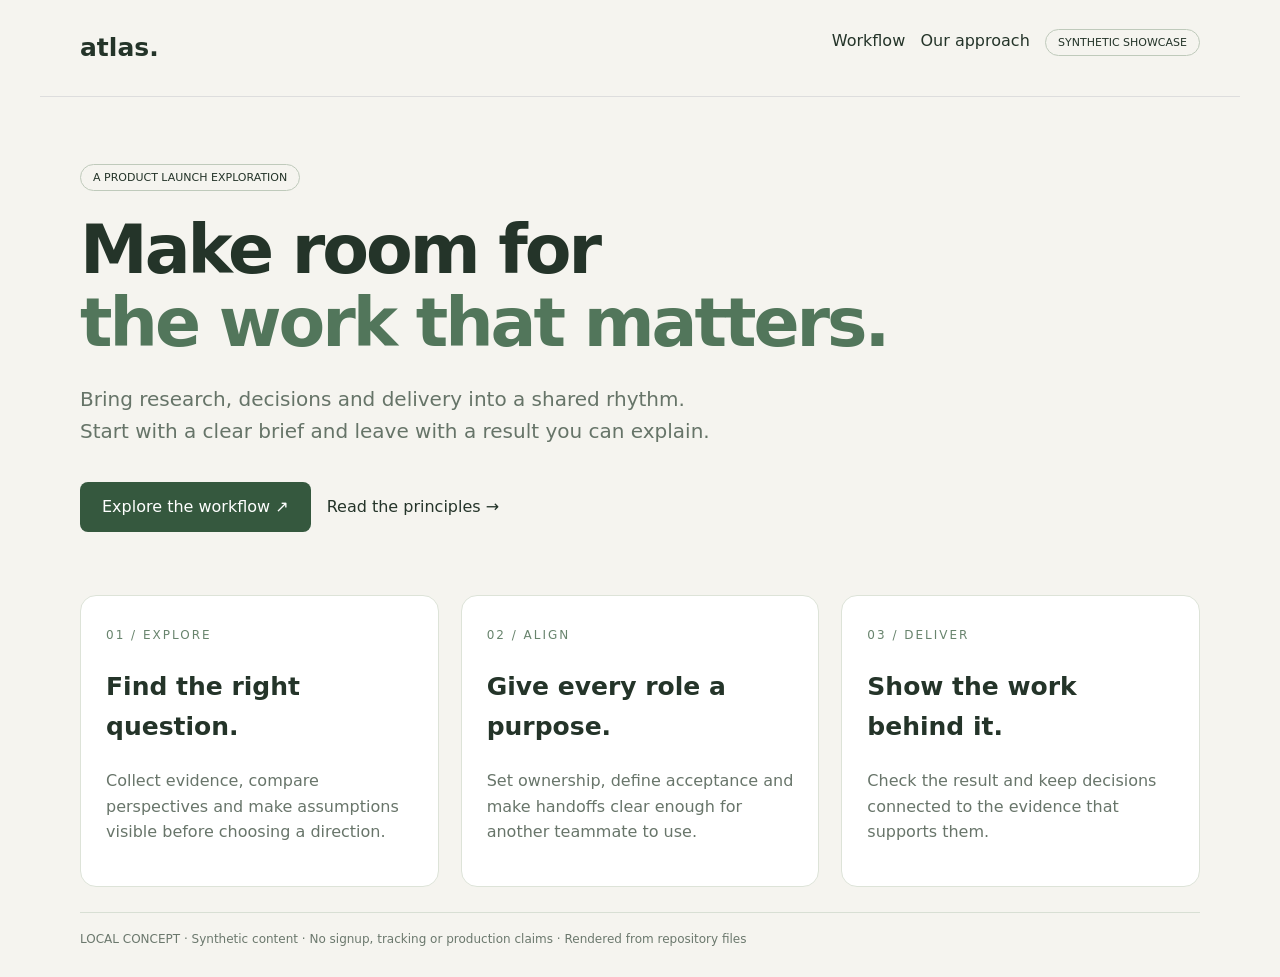
<file: examples/showcase/projects/atlas-product-launch/index.html>
<!doctype html><html lang="en"><meta charset="utf-8"><meta name="viewport" content="width=device-width,initial-scale=1"><title>Atlas / Launch concept</title><style>*{box-sizing:border-box}body{margin:0;background:#f5f4ef;color:#243429;font:16px/1.6 system-ui}main,nav{max-width:1200px;margin:auto;padding:28px 40px}nav{display:flex;justify-content:space-between;border-bottom:1px solid #ddd}a{color:inherit;text-decoration:none}.logo{font-size:25px;font-weight:750}.tag{border:1px solid #bfcabb;border-radius:20px;padding:6px 12px;font-size:11px}.hero{padding:38px 0;max-width:850px}h1{font-size:68px;line-height:1.08;letter-spacing:-3px;margin:24px 0}em{color:#52765b;font-style:normal}.sub{font-size:20px;max-width:650px;color:#667468}.button{display:inline-block;background:#35583e;color:white;padding:12px 22px;border-radius:8px;margin:15px 16px 0 0}.cards{display:grid;grid-template-columns:repeat(3,1fr);gap:22px;margin:25px 0}.card{background:white;border:1px solid #dde3d8;border-radius:16px;padding:25px}.number{color:#68846d;letter-spacing:2px;font-size:12px}h2{font-size:25px}.muted{color:#68756a}footer{border-top:1px solid #d8dfd4;padding-top:17px;font-size:12px;color:#6b786d}@media(max-width:700px){h1{font-size:42px}.cards{grid-template-columns:1fr}}</style><nav><span class="logo">atlas.</span><div><a href="#workflow">Workflow</a> &nbsp; <a href="#principles">Our approach</a> &nbsp; <span class="tag">SYNTHETIC SHOWCASE</span></div></nav><main><section class="hero"><span class="tag">A PRODUCT LAUNCH EXPLORATION</span><h1>Make room for<br><em>the work that matters.</em></h1><p class="sub">Bring research, decisions and delivery into a shared rhythm. Start with a clear brief and leave with a result you can explain.</p><a class="button" href="#workflow">Explore the workflow ↗</a><a href="#principles">Read the principles →</a></section><section id="workflow" class="cards"><article class="card"><span class="number">01 / EXPLORE</span><h2>Find the right question.</h2><p class="muted">Collect evidence, compare perspectives and make assumptions visible before choosing a direction.</p></article><article class="card"><span class="number">02 / ALIGN</span><h2>Give every role a purpose.</h2><p class="muted">Set ownership, define acceptance and make handoffs clear enough for another teammate to use.</p></article><article class="card"><span class="number">03 / DELIVER</span><h2>Show the work behind it.</h2><p class="muted">Check the result and keep decisions connected to the evidence that supports them.</p></article></section><footer id="principles">LOCAL CONCEPT · Synthetic content · No signup, tracking or production claims · Rendered from repository files</footer></main></html>
</file>
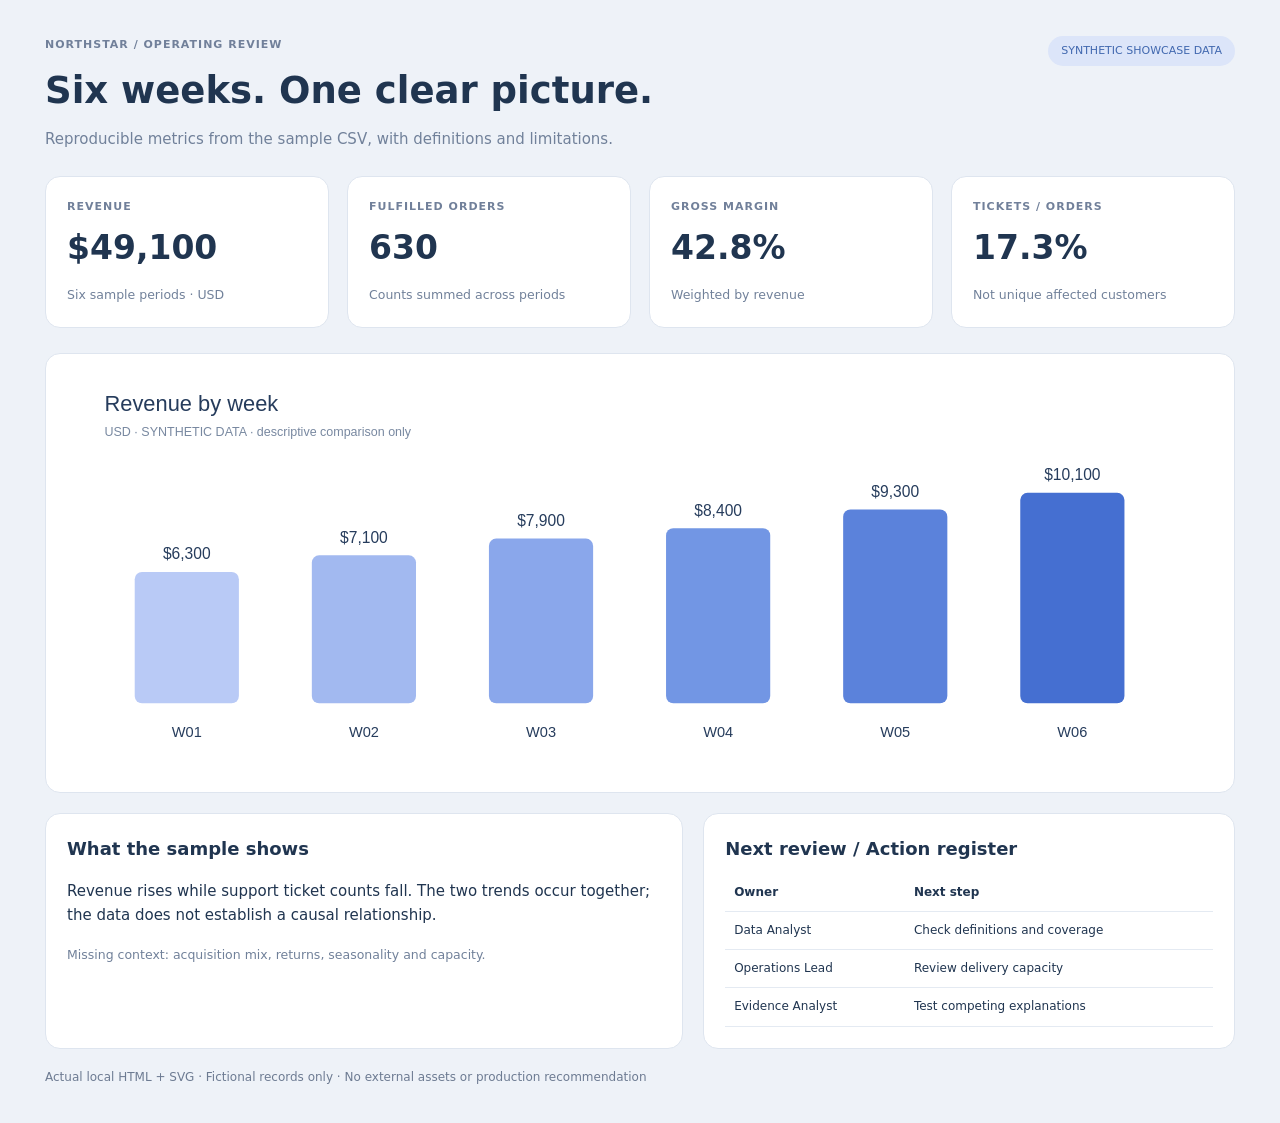
<file: examples/showcase/projects/northstar-operations/dashboard.html>
<!doctype html><html lang="en"><meta charset="utf-8"><title>Northstar / Operating review</title><style>*{box-sizing:border-box}body{margin:0;background:#eef2f8;color:#203550;font:15px/1.6 system-ui}main{max-width:1280px;margin:auto;padding:36px 45px}header{display:flex;justify-content:space-between;align-items:start}.tag{background:#dce5f9;color:#4168af;padding:6px 13px;border-radius:20px;font-size:11px}h1{font-size:37px;margin:7px 0}.muted,small{color:#71819a}.stats{display:grid;grid-template-columns:repeat(4,1fr);gap:18px;margin:25px 0}.card{background:white;border:1px solid #dee5ef;border-radius:15px;padding:21px}.label{font-size:11px;color:#71809a;font-weight:700;letter-spacing:1px}.value{font-size:33px;font-weight:750;margin:7px 0}.bottom{display:grid;grid-template-columns:1.2fr 1fr;gap:20px;margin-top:20px}h2{font-size:18px;margin:0 0 10px}img{width:100%;display:block}td,th{text-align:left;padding:9px;border-bottom:1px solid #e4eaf2;font-size:12px}table{width:100%;border-collapse:collapse}footer{margin-top:19px;font-size:12px;color:#6d7b92}</style><main><header><div><div class="label">NORTHSTAR / OPERATING REVIEW</div><h1>Six weeks. One clear picture.</h1><div class="muted">Reproducible metrics from the sample CSV, with definitions and limitations.</div></div><span class="tag">SYNTHETIC SHOWCASE DATA</span></header><section class="stats"><article class="card"><div class="label">REVENUE</div><div class="value">$49,100</div><small>Six sample periods · USD</small></article><article class="card"><div class="label">FULFILLED ORDERS</div><div class="value">630</div><small>Counts summed across periods</small></article><article class="card"><div class="label">GROSS MARGIN</div><div class="value">42.8%</div><small>Weighted by revenue</small></article><article class="card"><div class="label">TICKETS / ORDERS</div><div class="value">17.3%</div><small>Not unique affected customers</small></article></section><section class="card"><img src="revenue.svg" alt="Six weekly revenue bars, from 6300 to 10100 USD"></section><section class="bottom"><article class="card"><h2>What the sample shows</h2><p>Revenue rises while support ticket counts fall. The two trends occur together; the data does not establish a causal relationship.</p><small>Missing context: acquisition mix, returns, seasonality and capacity.</small></article><article class="card"><h2>Next review / Action register</h2><table><tr><th>Owner</th><th>Next step</th></tr><tr><td>Data Analyst</td><td>Check definitions and coverage</td></tr><tr><td>Operations Lead</td><td>Review delivery capacity</td></tr><tr><td>Evidence Analyst</td><td>Test competing explanations</td></tr></table></article></section><footer>Actual local HTML + SVG · Fictional records only · No external assets or production recommendation</footer></main></html>
</file>
